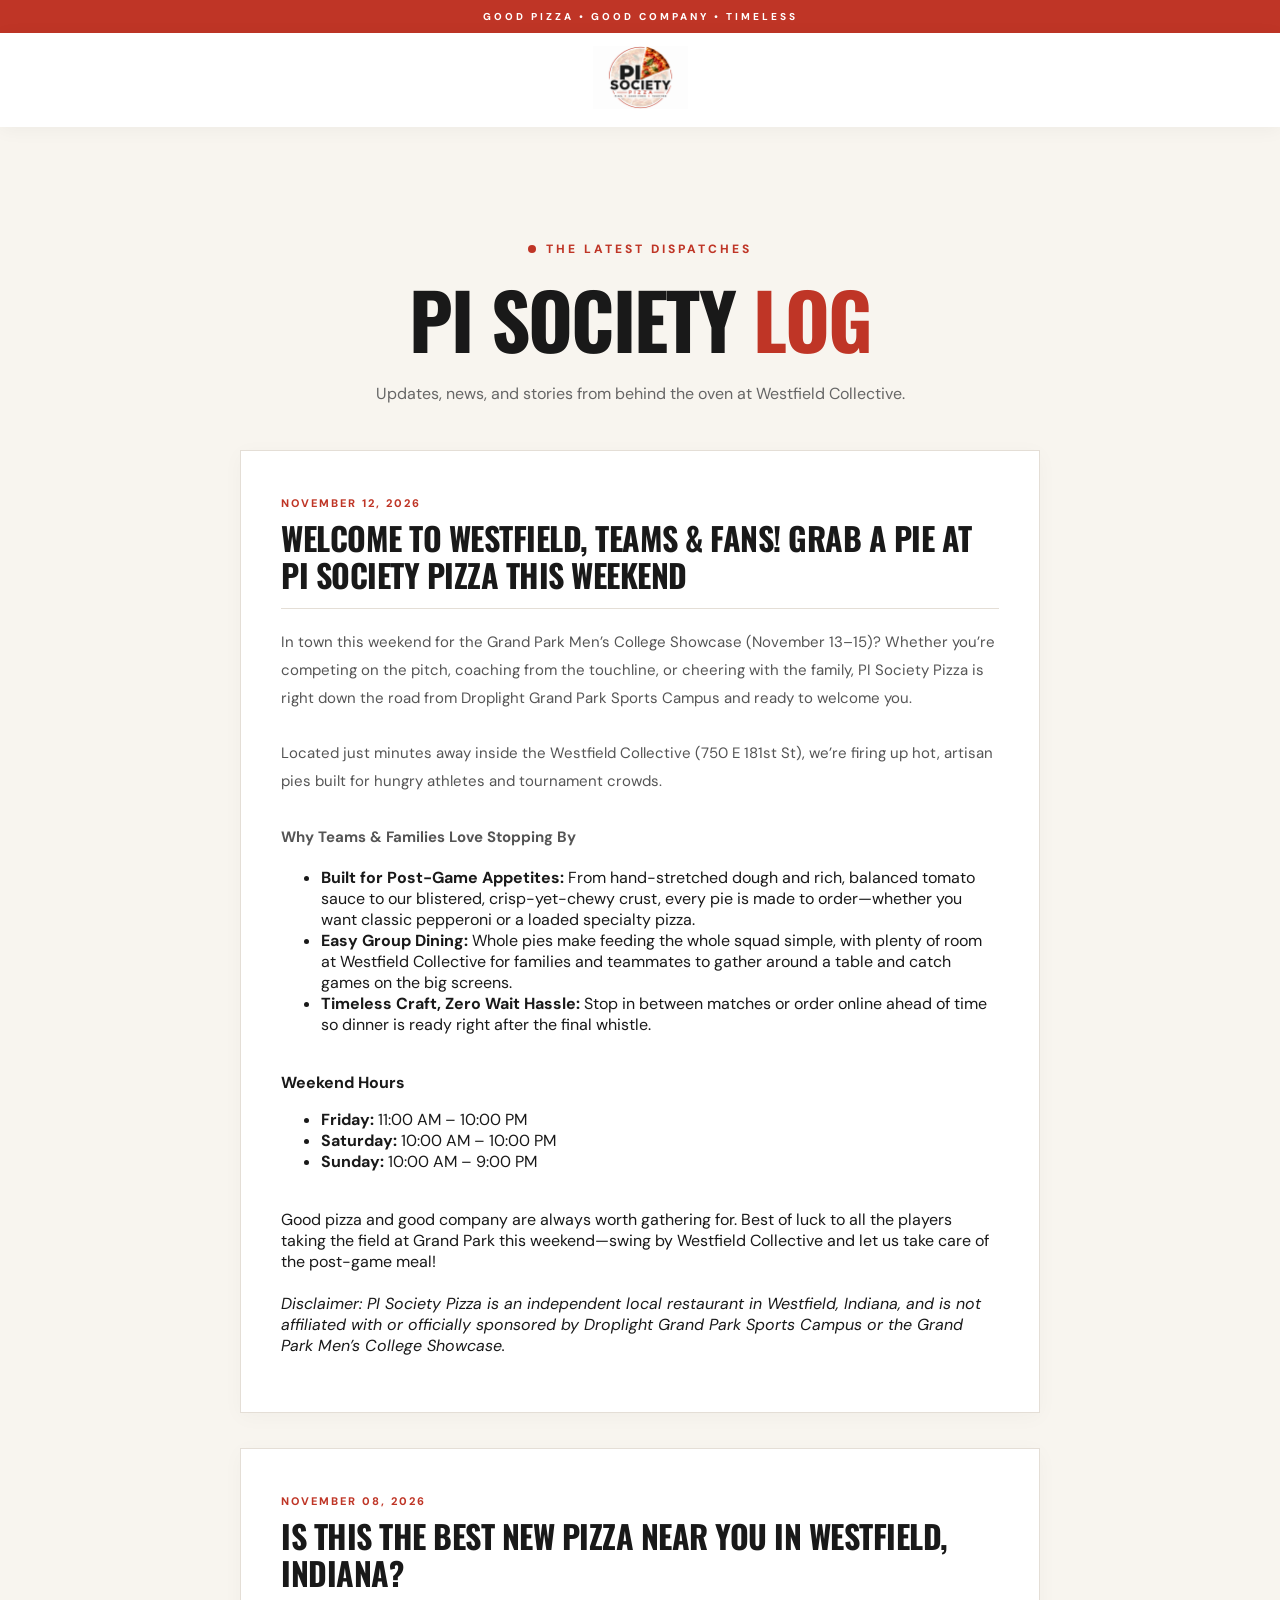
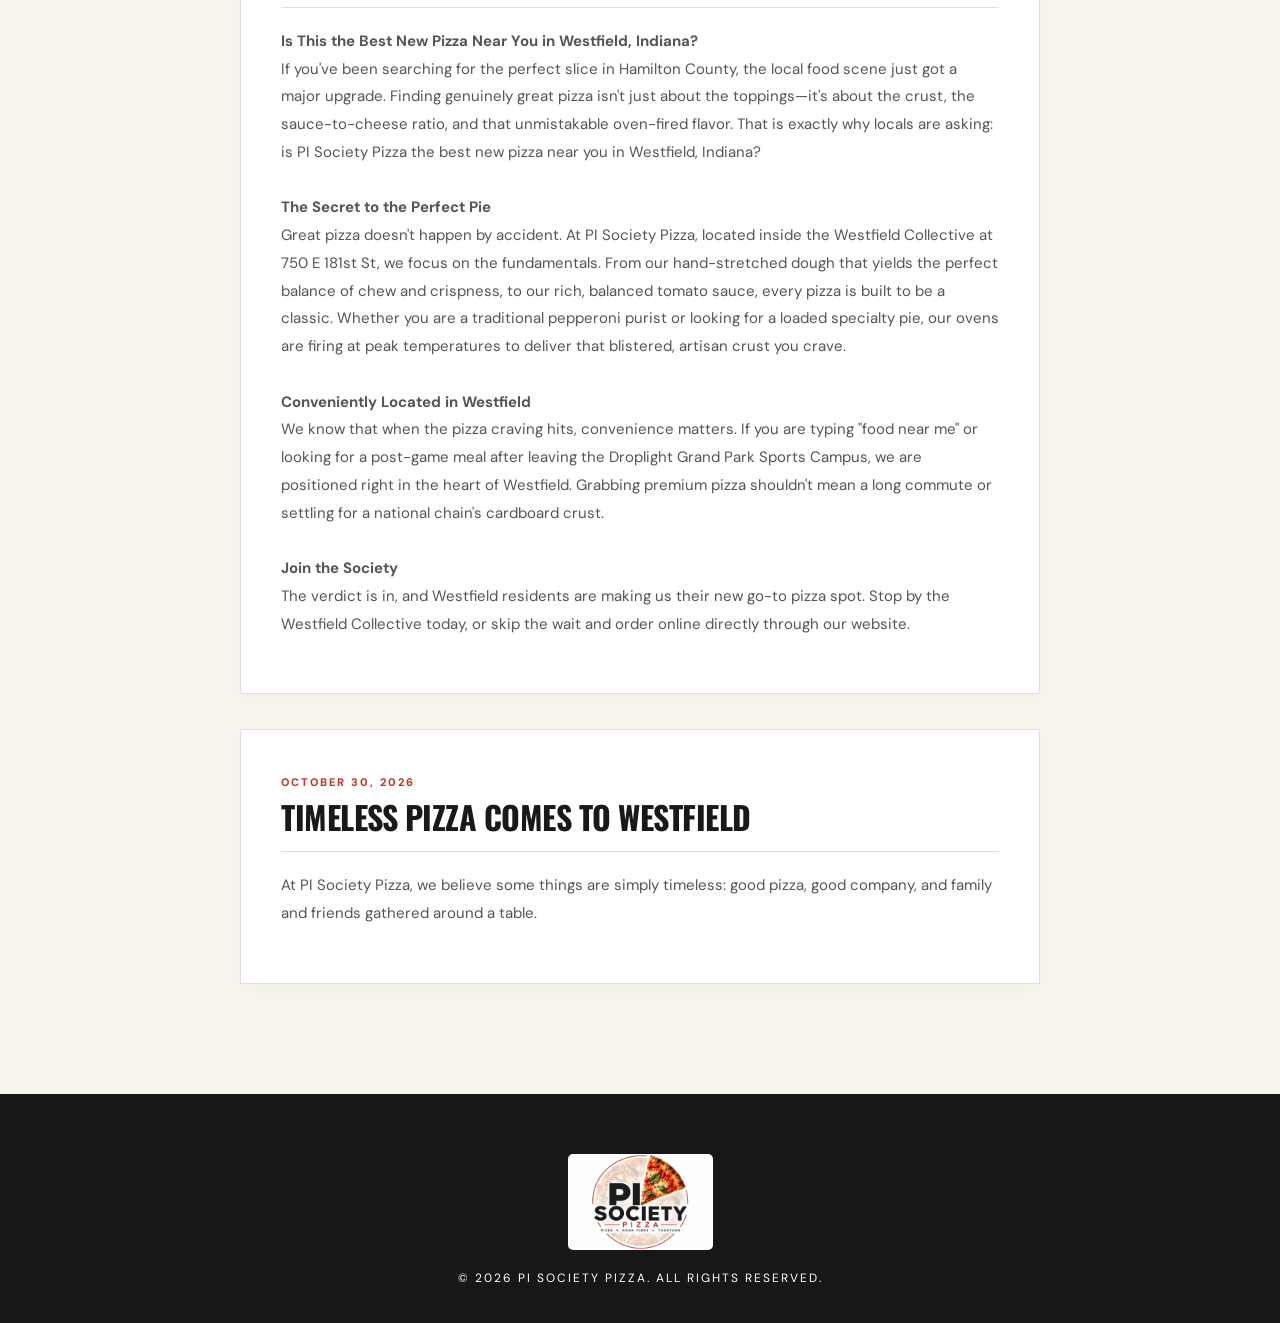
<file: blog/index.html>
<!DOCTYPE html>
<html lang="en">
<head>
    <meta charset="UTF-8">
    <meta name="viewport" content="width=device-width, initial-scale=1.0">
    <title>PI Society Pizza - Dispatches</title>
    <!-- Relative path points up to the css folder in the root directory -->
    <link rel="stylesheet" href="../css/styles.css">
    <link rel="preconnect" href="https://fonts.googleapis.com">
    <link rel="preconnect" href="https://fonts.gstatic.com" crossorigin>
    <link href="https://fonts.googleapis.com/css2?family=DM+Sans:ital,opsz,wght@0,9..40,100..1000;1,9..40,100..1000&family=Oswald:wght@200..700&display=swap" rel="stylesheet">
    <link rel="icon" type="image/png" href="../images/favicon.png">
</head>
<body>

    <div class="topbar">GOOD PIZZA • GOOD COMPANY • TIMELESS</div>

    <header class="header" style="justify-content: center;">
        <a href="../index.html" class="brand">
            <img src="../images/pi_company_logo.png" alt="PI Society Pizza Logo">
        </a>
    </header>

    <section class="section">
        <div class="intro">
            <span class="section-kicker"><span class="dot"></span>THE LATEST DISPATCHES</span>
            <h2>PI SOCIETY <em>LOG</em></h2>
            <p>Updates, news, and stories from behind the oven at Westfield Collective.</p>
        </div>

        <div style="max-width: 800px; margin: 40px auto 0; display: flex; flex-direction: column; gap: 35px;">
            <!-- ================================================== -->
            <!-- 📋 NEW POST TEMPLATE: COPY THIS ENTIRE CARD 📋 -->
            <!-- ================================================== -->
            <article style="background: #fff; border: 1px solid var(--line); padding: 40px; box-shadow: 0 4px 20px rgba(0,0,0,0.03);">
                <div style="border-bottom: 1px solid var(--line); padding-bottom: 15px; margin-bottom: 20px;">
                    <span style="font-size: 11px; font-weight: 800; color: var(--red); letter-spacing: 2px; text-transform: uppercase;">November 12, 2026</span>
                    <h3 style="font-family: Oswald, sans-serif; font-size: 32px; text-transform: uppercase; margin: 8px 0 0; line-height: 1.15; letter-spacing: -0.5px;">
                        Welcome to Westfield, Teams &amp; Fans! Grab a Pie at PI Society Pizza This Weekend
                    </h3>
                </div>
                <div>
                    <p style="font-size: 15px; color: #555; line-height: 1.85; margin: 0 0 15px;">
                        In town this weekend for the Grand Park Men’s College Showcase (November 13–15)? Whether you’re competing on the pitch, coaching from the touchline, or cheering with the family, PI Society Pizza is right down the road from Droplight Grand Park Sports Campus and ready to welcome you.<br><br>

                        Located just minutes away inside the Westfield Collective (750 E 181st St), we’re firing up hot, artisan pies built for hungry athletes and tournament crowds.<br><br>

                        <b>Why Teams &amp; Families Love Stopping By</b><br>
                        <ul>
                            <li><b>Built for Post-Game Appetites:</b> From hand-stretched dough and rich, balanced tomato sauce to our blistered, crisp-yet-chewy crust, every pie is made to order—whether you want classic pepperoni or a loaded specialty pizza.<br></li>
                            <li> <b>Easy Group Dining:</b> Whole pies make feeding the whole squad simple, with plenty of room at Westfield Collective for families and teammates to gather around a table and catch games on the big screens.<br></li>
                            <li> <b>Timeless Craft, Zero Wait Hassle:</b> Stop in between matches or order online ahead of time so dinner is ready right after the final whistle.<br><br></li>
                        </ul>
                        
                        <b>Weekend Hours</b><br>
                        <ul>   
                            <li> <b>Friday:</b> 11:00 AM – 10:00 PM<br></li>
                            <li> <b>Saturday:</b> 10:00 AM – 10:00 PM<br></li>
                            <li> <b>Sunday:</b> 10:00 AM – 9:00 PM<br><br></li>
                        </ul>

                        Good pizza and good company are always worth gathering for. Best of luck to all the players taking the field at Grand Park this weekend—swing by Westfield Collective and let us take care of the post-game meal!<br><br>

                        <i>Disclaimer: PI Society Pizza is an independent local restaurant in Westfield, Indiana, and is not affiliated with or officially sponsored by Droplight Grand Park Sports Campus or the Grand Park Men’s College Showcase.</i>
                    </p>
                </div>
            </article>
            <!-- ================================================== -->
            <!-- 📋 END OF TEMPLATE 📋 -->
            <!-- ================================================== -->

            <!-- ================================================== -->
            <!-- 📋 NEW POST TEMPLATE: COPY THIS ENTIRE CARD 📋 -->
            <!-- ================================================== -->
            <article style="background: #fff; border: 1px solid var(--line); padding: 40px; box-shadow: 0 4px 20px rgba(0,0,0,0.03);">
                <div style="border-bottom: 1px solid var(--line); padding-bottom: 15px; margin-bottom: 20px;">
                    <span style="font-size: 11px; font-weight: 800; color: var(--red); letter-spacing: 2px; text-transform: uppercase;">November 08, 2026</span>
                    <h3 style="font-family: Oswald, sans-serif; font-size: 32px; text-transform: uppercase; margin: 8px 0 0; line-height: 1.15; letter-spacing: -0.5px;">
                        Is This the Best New Pizza Near You in Westfield, Indiana?
                    </h3>
                </div>
                <div>
                    <p style="font-size: 15px; color: #555; line-height: 1.85; margin: 0 0 15px;">
                        <b>Is This the Best New Pizza Near You in Westfield, Indiana?</b><br>
                        If you've been searching for the perfect slice in Hamilton County, the local food scene just got a major upgrade. Finding genuinely great pizza isn't just about the toppings—it's about the crust, the sauce-to-cheese ratio, and that unmistakable oven-fired flavor. That is exactly why locals are asking: is PI Society Pizza the best new pizza near you in Westfield, Indiana?<br><br>

                        <b>The Secret to the Perfect Pie</b><br>
                        Great pizza doesn't happen by accident. At PI Society Pizza, located inside the Westfield Collective at 750 E 181st St, we focus on the fundamentals. From our hand-stretched dough that yields the perfect balance of chew and crispness, to our rich, balanced tomato sauce, every pizza is built to be a classic. Whether you are a traditional pepperoni purist or looking for a loaded specialty pie, our ovens are firing at peak temperatures to deliver that blistered, artisan crust you crave.<br><br>

                        <b>Conveniently Located in Westfield</b><br>
                        We know that when the pizza craving hits, convenience matters. If you are typing "food near me" or looking for a post-game meal after leaving the Droplight Grand Park Sports Campus, we are positioned right in the heart of Westfield. Grabbing premium pizza shouldn't mean a long commute or settling for a national chain's cardboard crust.<br><br>

                        <b>Join the Society</b><br>
                        The verdict is in, and Westfield residents are making us their new go-to pizza spot. Stop by the Westfield Collective today, or skip the wait and order online directly through our website.
                    </p>
                </div>
            </article>
            <!-- ================================================== -->
            <!-- 📋 END OF TEMPLATE 📋 -->
            <!-- ================================================== -->

            <!-- ================================================== -->
            <!-- 📋 NEW POST TEMPLATE: COPY THIS ENTIRE CARD 📋 -->
            <!-- ================================================== -->
            <article style="background: #fff; border: 1px solid var(--line); padding: 40px; box-shadow: 0 4px 20px rgba(0,0,0,0.03);">
                <div style="border-bottom: 1px solid var(--line); padding-bottom: 15px; margin-bottom: 20px;">
                    <span style="font-size: 11px; font-weight: 800; color: var(--red); letter-spacing: 2px; text-transform: uppercase;">October 30, 2026</span>
                    <h3 style="font-family: Oswald, sans-serif; font-size: 32px; text-transform: uppercase; margin: 8px 0 0; line-height: 1.15; letter-spacing: -0.5px;">
                        Timeless Pizza Comes to Westfield
                    </h3>
                </div>
                <div>
                    <p style="font-size: 15px; color: #555; line-height: 1.85; margin: 0 0 15px;">
                        At PI Society Pizza, we believe some things are simply timeless: good pizza, good company, and family and friends gathered around a table.
                    </p>
                </div>
            </article>
        </div>
    </section>

    <footer>
        <div class="footer-top" style="justify-content: center; text-align: center;">
            <div>
                <img src="../images/pi_company_logo.png" alt="PI Society Pizza Logo">
                <p style="margin-top: 15px;">© 2026 PI SOCIETY PIZZA. ALL RIGHTS RESERVED.</p>
            </div>
        </div>
    </footer>

</body>
</html>
</file>
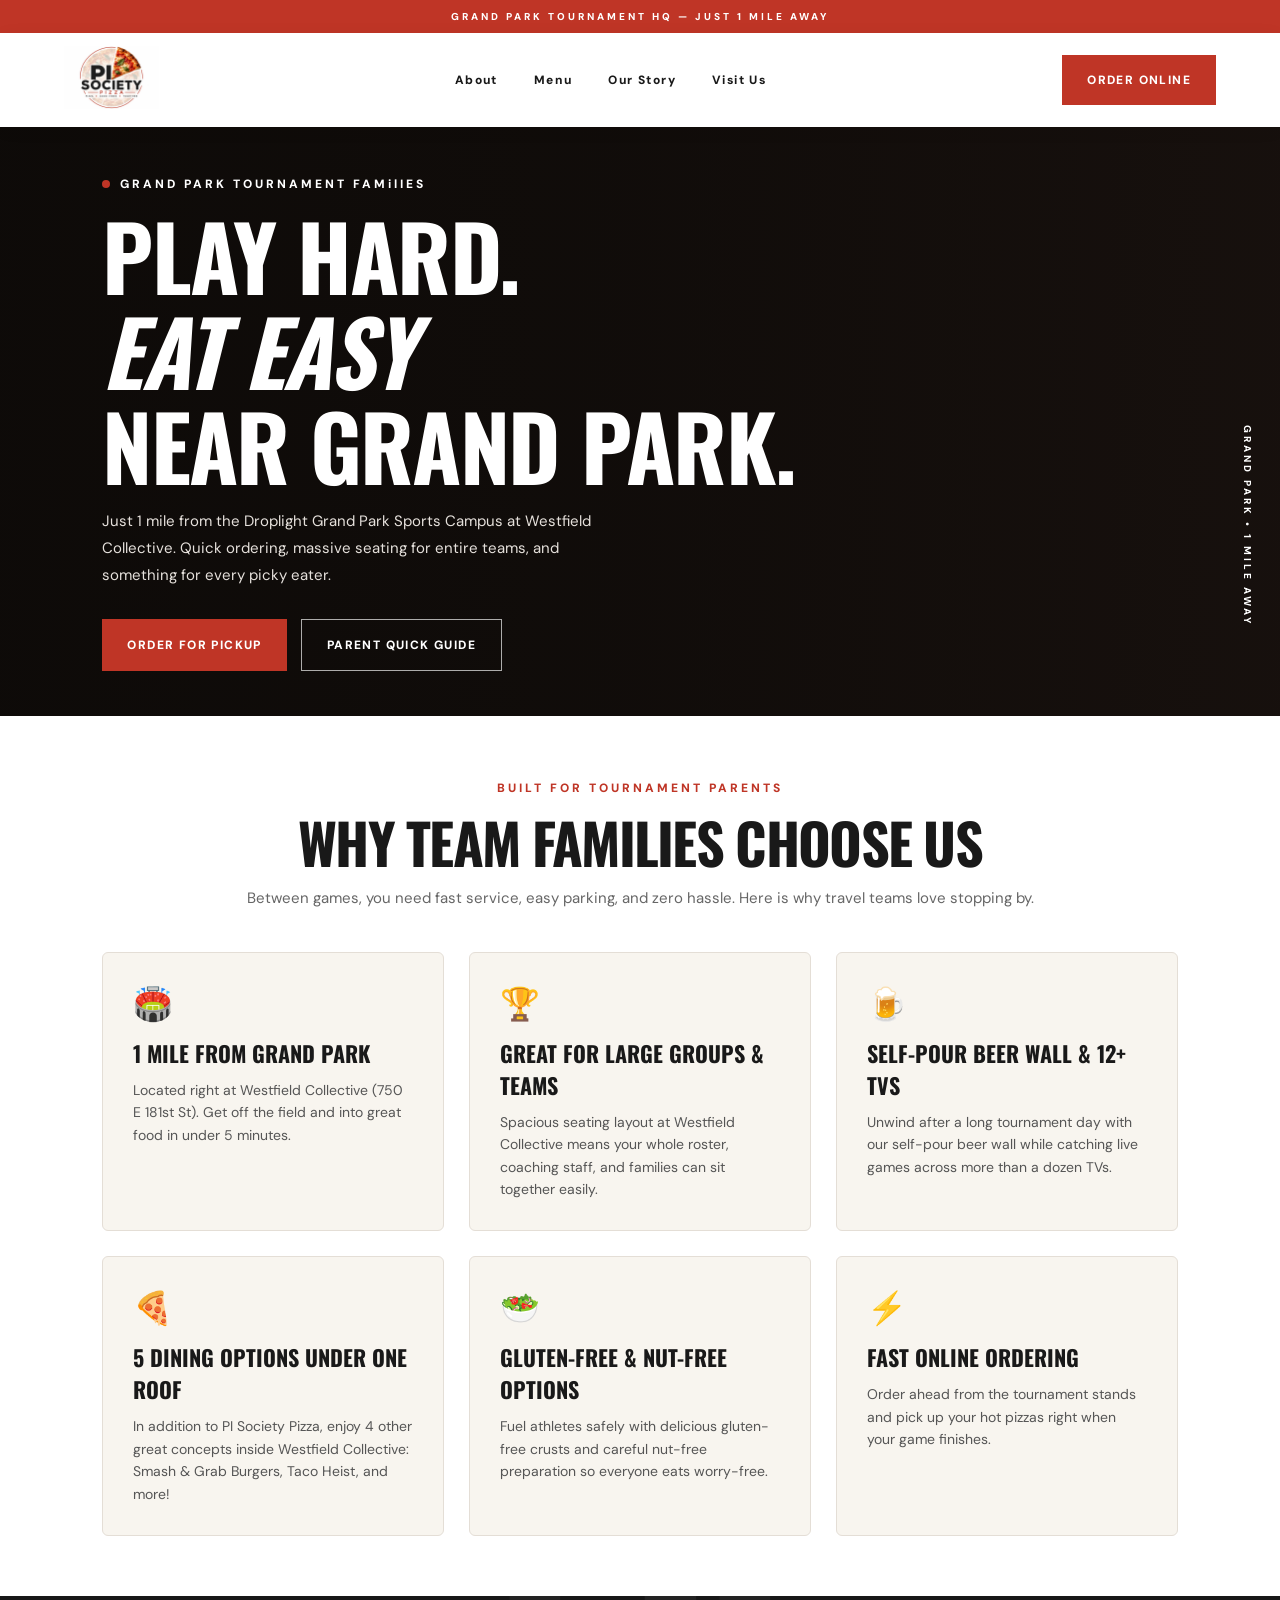
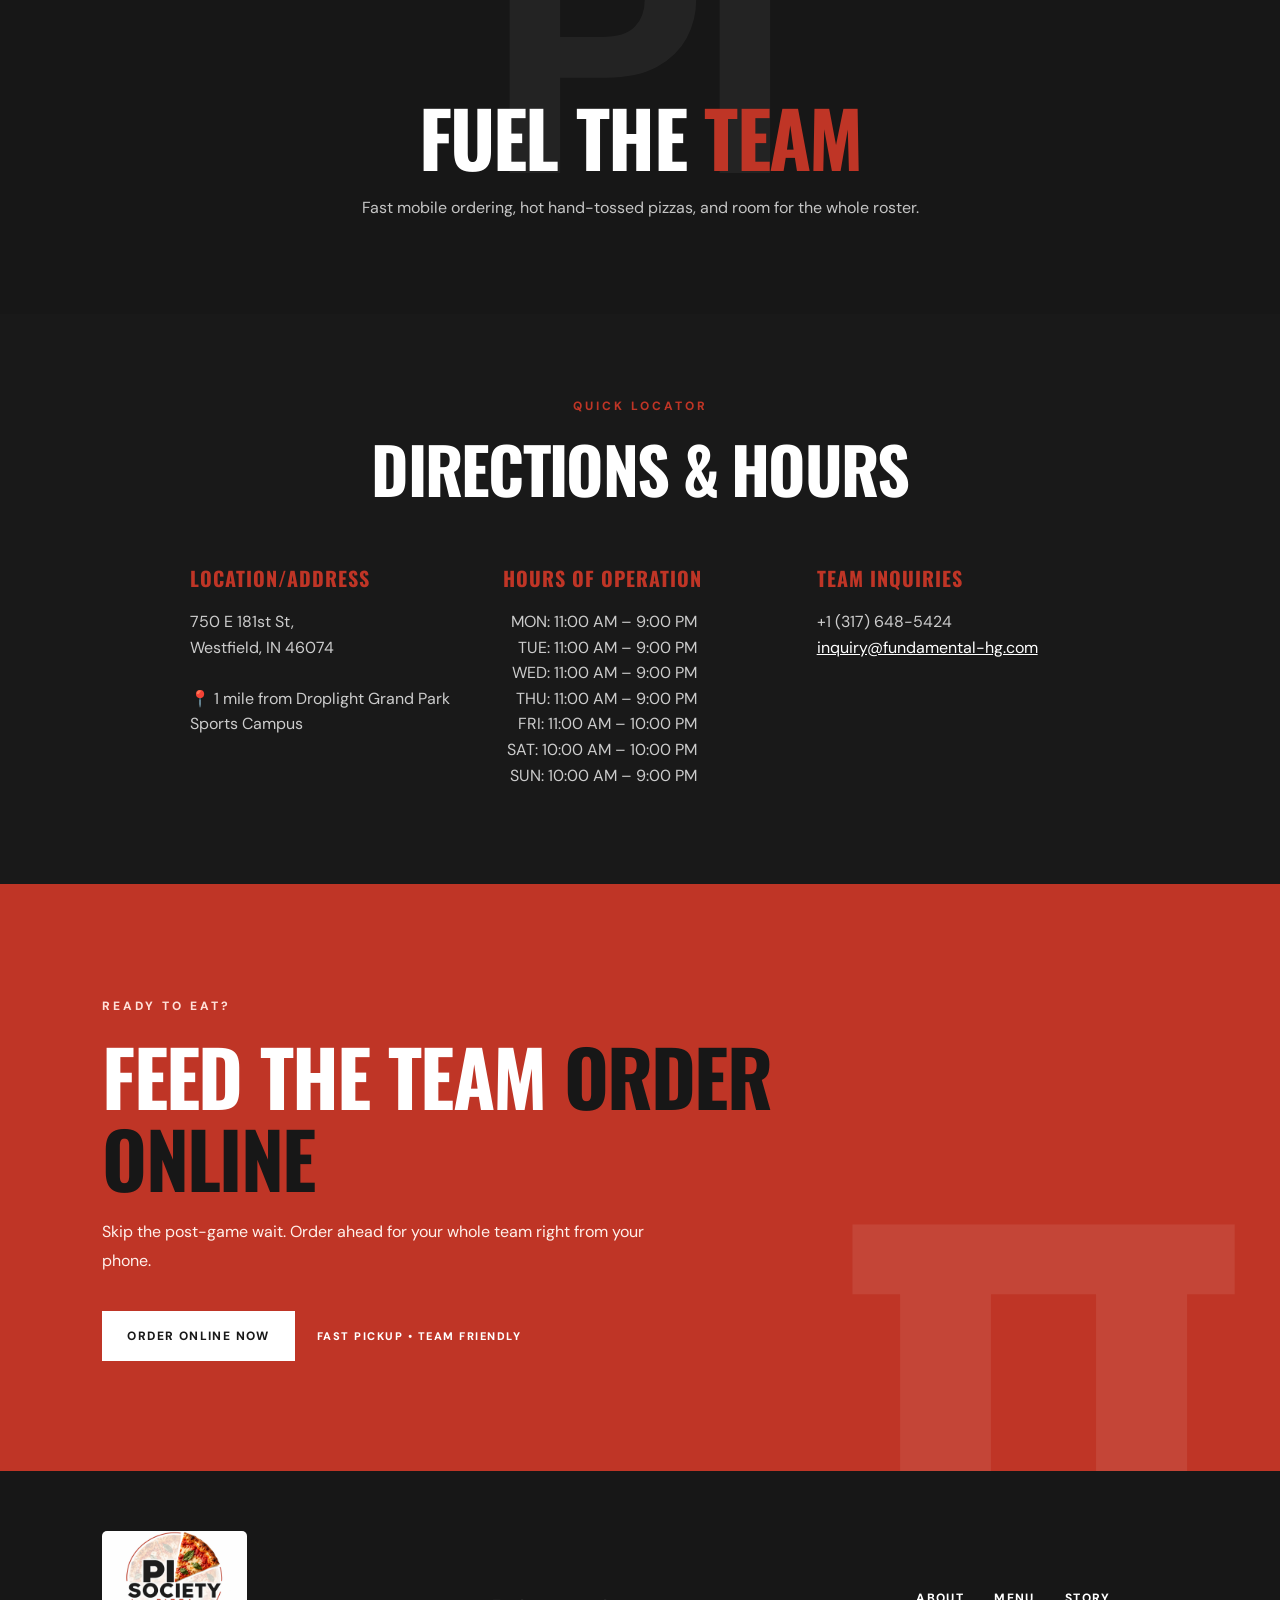
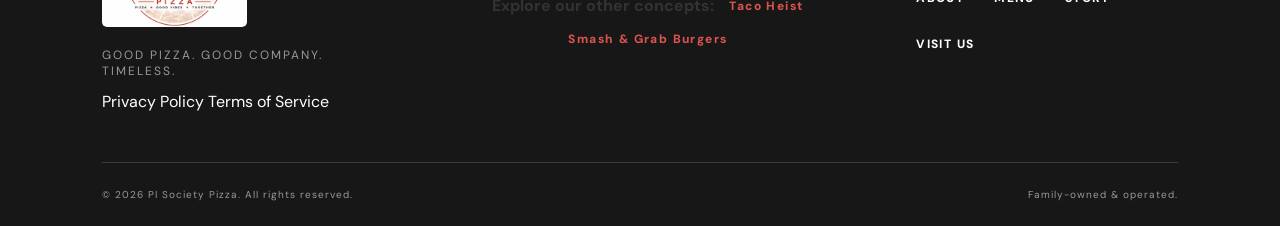
<file: grand-park.html>
<!doctype html>
<html lang="en">
<head>
    <meta charset="utf-8">
    <meta name="viewport" content="width=device-width, initial-scale=1">
    <meta name="theme-color" content="#bb3224">
    <meta name="description" content="Visiting Grand Park for a youth sports tournament? PI Society Pizza is just 1 mile away at Westfield Collective. Perfect for large teams, featuring a self-pour beer wall, 12+ TVs, and gluten-free & nut-free options.">
    <title>Grand Park Tournament Teams & Families | PI Society Pizza</title>
    <link rel="preconnect" href="https://fonts.googleapis.com">
    <link rel="preconnect" href="https://fonts.gstatic.com" crossorigin>
    <link href="https://fonts.googleapis.com/css2?family=DM+Sans:wght@400;500;600;700;800&family=Oswald:wght@400;500;600;700&display=swap" rel="stylesheet">
    <link rel="stylesheet" href="css/styles.css">
    <link rel="icon" type="image/png" href="images/favicon.png">
    <meta property="og:site_name" content="PI Society Pizza, Good Pizza. Good Company. Timeless.">
    <script type="application/ld+json">
        {
        "@context": "https://schema.org",
        "@type": "WebSite",
        "name": "PI Society Pizza",
        "alternateName": "Pi Society Pizza: Grand Park Tournament Dining",        
        "url": "https://pisocietypizza.com/grand-park.html"
        }
    </script>
</head>
<script async src="https://www.googletagmanager.com/gtm.js?id=GTM-TGFSW2G2"></script>
<script>
  window.dataLayer = window.dataLayer || [];
  function gtag(){dataLayer.push(arguments);}
  gtag('js', new Date());
</script>
<body>
    <div class="topbar">GRAND PARK TOURNAMENT HQ — JUST 1 MILE AWAY</div>
    
    <header class="header">
        <a class="brand" href="index.html" aria-label="PI Society Pizza home">
            <img src="images/pi_company_logo.webp" alt="PI Society Pizza Logo">
        </a>
        <nav aria-label="Main Navigation">
            <a href="index.html#intro">About</a>
            <a href="index.html#menu">Menu</a>
            <a href="index.html#story">Our Story</a>
            <a href="index.html#visit">Visit Us</a>
        </nav>
        <div class="header-right-actions">
            <a href="https://order.toasttab.com/online/pi-society-wfc" target="_blank" rel="noopener" class="btn btn-red header-order-btn order-popup-trigger">ORDER ONLINE</a>
            <button class="navtoggle" aria-label="Toggle Navigation">☰</button>
        </div>
    </header>

    <main id="home">
        <!-- Parent-Friendly Mobile Scannable Hero -->
        <section class="hero" style="min-height: 520px;">
            <div class="hero-photo" role="img" aria-label="Families enjoying pizza at Westfield Collective" fetchpriority="high"></div>
            <div class="hero-shade"></div>
            <div class="hero-content" style="padding: 45px 0;">
                <span class="eyebrow"><span class="dot"></span>GRAND PARK TOURNAMENT FAMilIES</span>
                <h1 style="font-size: clamp(42px, 7vw, 90px); margin: 15px 0;">PLAY HARD.<br><em>EAT EASY</em><br>NEAR GRAND PARK.</h1>
                <p style="font-size: 15px; margin-bottom: 20px;">Just 1 mile from the Droplight Grand Park Sports Campus at Westfield Collective. Quick ordering, massive seating for entire teams, and something for every picky eater.</p>
                <div class="hero-actions">
                    <a href="https://order.toasttab.com/online/pi-society-wfc" target="_blank" rel="noopener" class="btn btn-red order-popup-trigger">ORDER FOR PICKUP</a>
                    <a href="#quick-facts" class="btn btn-outline">PARENT QUICK GUIDE</a>
                </div>
            </div>
            <div class="hero-vertical">GRAND PARK • 1 MILE AWAY</div>
        </section>

        <!-- Quick Glance Highlights for Fast Mobile Eye-Parsing -->
        <section id="quick-facts" class="section" style="background: #fff; padding: 60px 8%;">
            <div style="text-align: center; max-width: 800px; margin: 0 auto 40px;">
                <span class="section-kicker">BUILT FOR TOURNAMENT PARENTS</span>
                <h2 style="font-size: clamp(36px, 5vw, 56px); margin: 15px 0;">WHY TEAM FAMILIES CHOOSE US</h2>
                <p style="color: #666; font-size: 15px; line-height: 1.7;">Between games, you need fast service, easy parking, and zero hassle. Here is why travel teams love stopping by.</p>
            </div>

            <div style="display: grid; grid-template-columns: repeat(auto-fit, minmax(260px, 1fr)); gap: 25px; max-width: 1100px; margin: 0 auto;">
                
                <!-- Card 1 -->
                <div style="background: var(--cream); border: 1px solid var(--line); padding: 30px; border-radius: 6px;">
                    <span style="font-size: 32px; display: block; margin-bottom: 12px;">🏟️</span>
                    <h3 style="font-family: Oswald, sans-serif; font-size: 22px; text-transform: uppercase; margin: 0 0 10px 0;">1 Mile from Grand Park</h3>
                    <p style="color: #555; font-size: 14px; line-height: 1.6; margin: 0;">Located right at Westfield Collective (750 E 181st St). Get off the field and into great food in under 5 minutes.</p>
                </div>

                <!-- Card 2 -->
                <div style="background: var(--cream); border: 1px solid var(--line); padding: 30px; border-radius: 6px;">
                    <span style="font-size: 32px; display: block; margin-bottom: 12px;">🏆</span>
                    <h3 style="font-family: Oswald, sans-serif; font-size: 22px; text-transform: uppercase; margin: 0 0 10px 0;">Great for Large Groups & Teams</h3>
                    <p style="color: #555; font-size: 14px; line-height: 1.6; margin: 0;">Spacious seating layout at Westfield Collective means your whole roster, coaching staff, and families can sit together easily.</p>
                </div>

                <!-- Card 3 -->
                <div style="background: var(--cream); border: 1px solid var(--line); padding: 30px; border-radius: 6px;">
                    <span style="font-size: 32px; display: block; margin-bottom: 12px;">🍺</span>
                    <h3 style="font-family: Oswald, sans-serif; font-size: 22px; text-transform: uppercase; margin: 0 0 10px 0;">Self-Pour Beer Wall & 12+ TVs</h3>
                    <p style="color: #555; font-size: 14px; line-height: 1.6; margin: 0;">Unwind after a long tournament day with our self-pour beer wall while catching live games across more than a dozen TVs.</p>
                </div>

                <!-- Card 4 -->
                <div style="background: var(--cream); border: 1px solid var(--line); padding: 30px; border-radius: 6px;">
                    <span style="font-size: 32px; display: block; margin-bottom: 12px;">🍕</span>
                    <h3 style="font-family: Oswald, sans-serif; font-size: 22px; text-transform: uppercase; margin: 0 0 10px 0;">5 Dining Options Under One Roof</h3>
                    <p style="color: #555; font-size: 14px; line-height: 1.6; margin: 0;">In addition to PI Society Pizza, enjoy 4 other great concepts inside Westfield Collective: Smash & Grab Burgers, Taco Heist, and more!</p>
                </div>

                <!-- Card 5 -->
                <div style="background: var(--cream); border: 1px solid var(--line); padding: 30px; border-radius: 6px;">
                    <span style="font-size: 32px; display: block; margin-bottom: 12px;">🥗</span>
                    <h3 style="font-family: Oswald, sans-serif; font-size: 22px; text-transform: uppercase; margin: 0 0 10px 0;">Gluten-Free & Nut-Free Options</h3>
                    <p style="color: #555; font-size: 14px; line-height: 1.6; margin: 0;">Fuel athletes safely with delicious gluten-free crusts and careful nut-free preparation so everyone eats worry-free.</p>
                </div>

                <!-- Card 6 -->
                <div style="background: var(--cream); border: 1px solid var(--line); padding: 30px; border-radius: 6px;">
                    <span style="font-size: 32px; display: block; margin-bottom: 12px;">⚡</span>
                    <h3 style="font-family: Oswald, sans-serif; font-size: 22px; text-transform: uppercase; margin: 0 0 10px 0;">Fast Online Ordering</h3>
                    <p style="color: #555; font-size: 14px; line-height: 1.6; margin: 0;">Order ahead from the tournament stands and pick up your hot pizzas right when your game finishes.</p>
                </div>

            </div>
        </section>

        <!-- Statement Section -->
        <section class="statement">
            <span>PI</span>
            <h2>FUEL THE <em>TEAM</em></h2>
            <p>Fast mobile ordering, hot hand-tossed pizzas, and room for the whole roster.</p>
        </section>

        <!-- Visit & Logistics Section optimized for quick parent lookup -->
        <section id="visit" class="section visit-us" style="background: var(--black); color: white; text-align: center; padding: 80px 8%;">
            <span class="section-kicker" style="color: var(--red);">QUICK LOCATOR</span>
            <h2 style="font-family: Oswald, sans-serif; font-size: clamp(36px, 5vw, 64px); margin: 20px 0;">DIRECTIONS & HOURS</h2>
            <div style="display: grid; grid-template-columns: repeat(auto-fit, minmax(250px, 1fr)); gap: 40px; margin-top: 40px; text-align: left; max-width: 900px; margin-left: auto; margin-right: auto;">
                <div>
                    <h3 style="color: var(--red); font-family: Oswald, sans-serif; font-size: 20px; letter-spacing: 1px; margin-bottom: 10px;">LOCATION/ADDRESS</h3>
                    <p style="color: #ccc; line-height: 1.6;">750 E 181st St,<br>Westfield, IN 46074<br><br>📍 1 mile from Droplight Grand Park Sports Campus</p>
                </div>
                <div>
                    <h3 style="color: var(--red); font-family: Oswald, sans-serif; font-size: 20px; letter-spacing: 1px; margin-bottom: 10px;">HOURS OF OPERATION</h3>
                    <p style="color: #ccc; line-height: 1.6; text-align: right; margin-right:2em; padding-right: 3em;">MON: 11:00 AM – 9:00 PM<br>TUE: 11:00 AM – 9:00 PM<br>WED: 11:00 AM – 9:00 PM<br>THU: 11:00 AM – 9:00 PM<br>FRI: 11:00 AM – 10:00 PM<br>SAT: 10:00 AM – 10:00 PM<br>SUN: 10:00 AM – 9:00 PM</p>
                </div>
                <div>
                    <h3 style="color: var(--red); font-family: Oswald, sans-serif; font-size: 20px; letter-spacing: 1px; margin-bottom: 10px;">TEAM INQUIRIES</h3>
                    <p style="color: #ccc; line-height: 1.6;">+1 (317) 648-5424<br><a href="mailto:inquiry@fundamental-hg.com" style="color: #fff; text-decoration: underline;">inquiry@fundamental-hg.com</a></p>
                </div>
            </div>
        </section>

        <!-- Order Call to Action -->
        <section class="section order">
            <div class="order-inner">
                <span class="section-kicker">READY TO EAT?</span>
                <h2>FEED THE TEAM <em>ORDER ONLINE</em></h2>
                <p>Skip the post-game wait. Order ahead for your whole team right from your phone.</p>
                <div class="order-actions">
                    <a href="https://order.toasttab.com/online/pi-society-wfc" target="_blank" rel="noopener" class="btn btn-light order-popup-trigger">ORDER ONLINE NOW</a>
                    <span>FAST PICKUP • TEAM FRIENDLY</span>
                </div>
            </div>
            <div class="order-pi" aria-hidden="true">π</div>
        </section>
    </main>

    <footer>
        <div class="footer-top">
            <div>
                <img src="images/pi_company_logo.webp" alt="PI Society Pizza Logo">
                <p style="margin-top: 15px; color: #999;">GOOD PIZZA. GOOD COMPANY. TIMELESS.</p>
                <div class="legal-links">
                    <a href="/privacy.html">Privacy Policy</a>
                    <a href="/terms.html">Terms of Service</a>
                </div>
            </div>
            <div class="footer-links">
                <div class="sibling-concepts">
                <span class="concepts-label">Explore our other concepts:</span>
                 <a href="https://www.taco-heist.com" target="_blank" class="concept-link">Taco Heist</a>
                 <a href="https://www.smashngrab-burgers.com" target="_blank" class="concept-link">Smash & Grab Burgers</a>
                </div>
            </div>
            <div class="footer-links">
                <a href="index.html#intro">ABOUT</a>
                <a href="index.html#menu">MENU</a>
                <a href="index.html#story">STORY</a>
                <a href="index.html#visit">VISIT US</a>
            </div>
        </div>
        <div class="footer-bottom">
            <span>&copy; 2026 PI Society Pizza. All rights reserved.</span>
            <span>Family-owned & operated.</span>
        </div>
    </footer>

  <!-- External Redirect Popup Modal -->
  <div class="modal-overlay" id="orderModal" style="display: none;">
    <div class="modal-box">
      <h3 style="color: var(--black); font-family: Oswald, sans-serif; font-size: 24px; margin-bottom: 15px;">REDIRECTING TO ORDER</h3>
      <p style="color: var(--grey); margin-bottom: 30px;">You are now being redirected to our secure online ordering partner website.</p>
      <div class="modal-actions" style="display: flex; justify-content: center; gap: 15px;">
        <button class="btn btn-red" id="proceedBtn">CONTINUE</button>
        <button class="btn btn-outline" id="cancelBtn" style="color: var(--black); border-color: var(--black);">CANCEL</button>
      </div>
    </div>
  </div>

    <script defer src="js/main.js"></script>
</body>
</html>
</file>
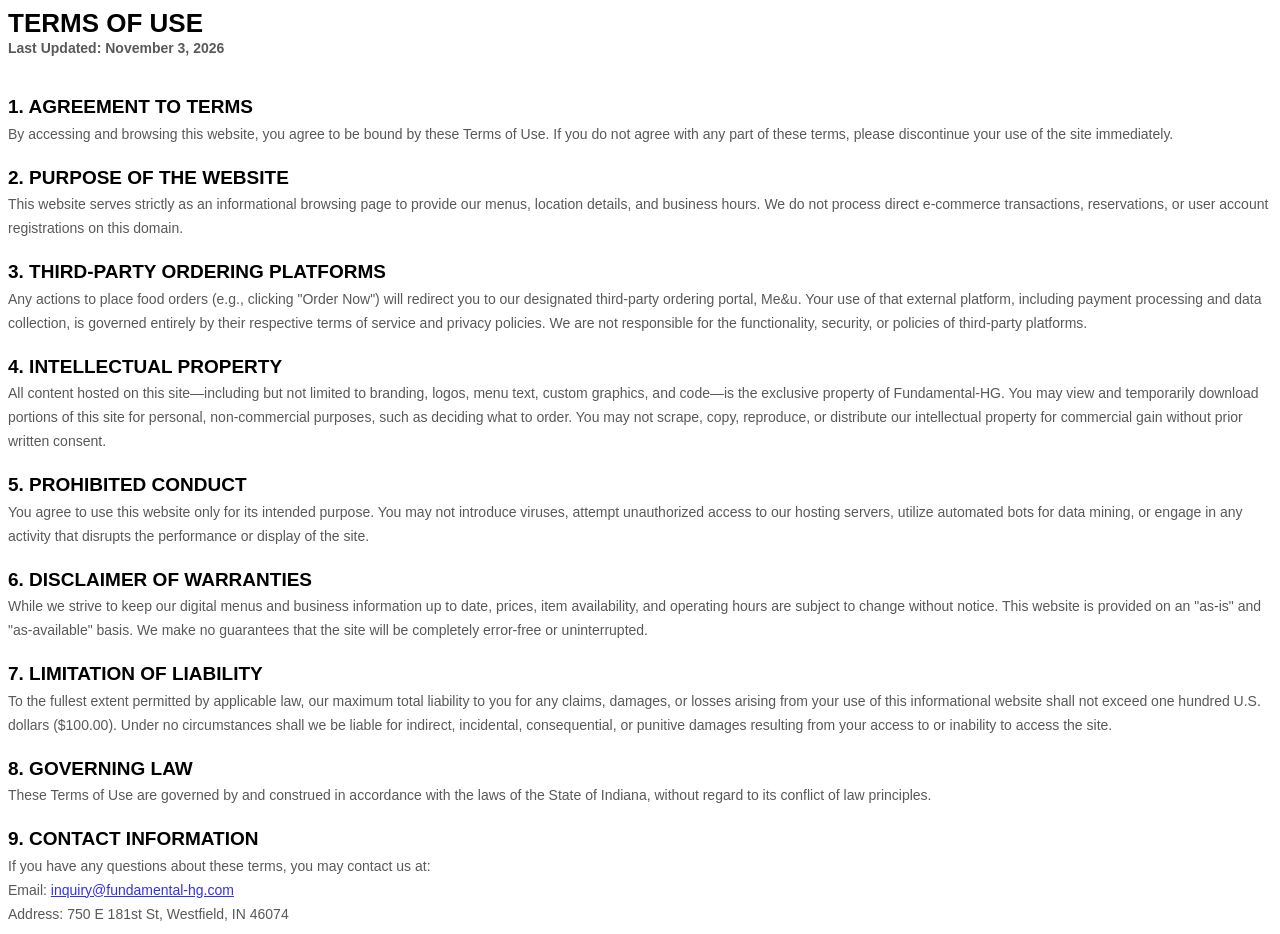
<file: terms.html>
<!DOCTYPE html>
<html lang="en">
<head>
<meta charset="UTF-8">
<title>Terms of Use</title>
<style>
[data-custom-class='body'], [data-custom-class='body'] * {
          background: transparent !important;
        }
[data-custom-class='title'], [data-custom-class='title'] * {
          font-family: Arial !important;
font-size: 26px !important;
color: #000000 !important;
        }
[data-custom-class='subtitle'], [data-custom-class='subtitle'] * {
          font-family: Arial !important;
color: #595959 !important;
font-size: 14px !important;
        }
[data-custom-class='heading_1'], [data-custom-class='heading_1'] * {
          font-family: Arial !important;
font-size: 19px !important;
color: #000000 !important;
        }
[data-custom-class='heading_2'], [data-custom-class='heading_2'] * {
          font-family: Arial !important;
font-size: 17px !important;
color: #000000 !important;
        }
[data-custom-class='body_text'], [data-custom-class='body_text'] * {
          color: #595959 !important;
font-size: 14px !important;
font-family: Arial !important;
        }
[data-custom-class='link'], [data-custom-class='link'] * {
          color: #3030F1 !important;
font-size: 14px !important;
font-family: Arial !important;
word-break: break-word !important;
        }
</style>
</head>
<body>
<div data-custom-class="body">
    <div><strong><span data-custom-class="title">TERMS OF USE</span></strong></div>
    <div><strong><span data-custom-class="subtitle">Last Updated: November 3, 2026</span></strong></div>
    <br><br>

    <div style="line-height: 1.5;"><strong><span data-custom-class="heading_1">1. AGREEMENT TO TERMS</span></strong></div>
    <div style="line-height: 1.5;"><span data-custom-class="body_text">By accessing and browsing this website, you agree to be bound by these Terms of Use. If you do not agree with any part of these terms, please discontinue your use of the site immediately.</span></div>
    <br>

    <div style="line-height: 1.5;"><strong><span data-custom-class="heading_1">2. PURPOSE OF THE WEBSITE</span></strong></div>
    <div style="line-height: 1.5;"><span data-custom-class="body_text">This website serves strictly as an informational browsing page to provide our menus, location details, and business hours. We do not process direct e-commerce transactions, reservations, or user account registrations on this domain.</span></div>
    <br>

    <div style="line-height: 1.5;"><strong><span data-custom-class="heading_1">3. THIRD-PARTY ORDERING PLATFORMS</span></strong></div>
    <div style="line-height: 1.5;"><span data-custom-class="body_text">Any actions to place food orders (e.g., clicking "Order Now") will redirect you to our designated third-party ordering portal, Me&amp;u. Your use of that external platform, including payment processing and data collection, is governed entirely by their respective terms of service and privacy policies. We are not responsible for the functionality, security, or policies of third-party platforms.</span></div>
    <br>

    <div style="line-height: 1.5;"><strong><span data-custom-class="heading_1">4. INTELLECTUAL PROPERTY</span></strong></div>
    <div style="line-height: 1.5;"><span data-custom-class="body_text">All content hosted on this site—including but not limited to branding, logos, menu text, custom graphics, and code—is the exclusive property of Fundamental-HG. You may view and temporarily download portions of this site for personal, non-commercial purposes, such as deciding what to order. You may not scrape, copy, reproduce, or distribute our intellectual property for commercial gain without prior written consent.</span></div>
    <br>

    <div style="line-height: 1.5;"><strong><span data-custom-class="heading_1">5. PROHIBITED CONDUCT</span></strong></div>
    <div style="line-height: 1.5;"><span data-custom-class="body_text">You agree to use this website only for its intended purpose. You may not introduce viruses, attempt unauthorized access to our hosting servers, utilize automated bots for data mining, or engage in any activity that disrupts the performance or display of the site.</span></div>
    <br>

    <div style="line-height: 1.5;"><strong><span data-custom-class="heading_1">6. DISCLAIMER OF WARRANTIES</span></strong></div>
    <div style="line-height: 1.5;"><span data-custom-class="body_text">While we strive to keep our digital menus and business information up to date, prices, item availability, and operating hours are subject to change without notice. This website is provided on an "as-is" and "as-available" basis. We make no guarantees that the site will be completely error-free or uninterrupted.</span></div>
    <br>

    <div style="line-height: 1.5;"><strong><span data-custom-class="heading_1">7. LIMITATION OF LIABILITY</span></strong></div>
    <div style="line-height: 1.5;"><span data-custom-class="body_text">To the fullest extent permitted by applicable law, our maximum total liability to you for any claims, damages, or losses arising from your use of this informational website shall not exceed one hundred U.S. dollars ($100.00). Under no circumstances shall we be liable for indirect, incidental, consequential, or punitive damages resulting from your access to or inability to access the site.</span></div>
    <br>

    <div style="line-height: 1.5;"><strong><span data-custom-class="heading_1">8. GOVERNING LAW</span></strong></div>
    <div style="line-height: 1.5;"><span data-custom-class="body_text">These Terms of Use are governed by and construed in accordance with the laws of the State of Indiana, without regard to its conflict of law principles.</span></div>
    <br>

    <div style="line-height: 1.5;"><strong><span data-custom-class="heading_1">9. CONTACT INFORMATION</span></strong></div>
    <div style="line-height: 1.5;"><span data-custom-class="body_text">If you have any questions about these terms, you may contact us at:</span><br>
    <span data-custom-class="body_text">Email: <a href="mailto:inquiry@fundamental-hg.com" data-custom-class="link">inquiry@fundamental-hg.com</a></span><br>
    <span data-custom-class="body_text">Address: 750 E 181st St, Westfield, IN 46074</span></div>
</div>
</body>
</html>
</file>
<file: css/styles.css>
:root {
    --red: #bf3526;
    --black: #191919;
    --cream: #f8f5ef;
    --muted: #777;
    --line: #e4ded6;
}

* { box-sizing: border-box; }

.visually-hidden {
    position: absolute;
    width: 1px;
    height: 1px;
    margin: -1px;
    padding: 0;
    overflow: hidden;
    clip: rect(0, 0, 0, 0);
    border: 0;
}

html { scroll-behavior: smooth; }
body { margin: 0; background: var(--cream); color: var(--black); font-family: 'DM Sans', sans-serif; }
a { color: inherit; text-decoration: none; }
button { font: inherit; }

.topbar { background: var(--red); color: #fff; text-align: center; padding: 10px; font-size: 10px; font-weight: 800; letter-spacing: 3px; }
.header { height: 94px; padding: 0 5%; display: flex; align-items: center; justify-content: space-between; background: #fff; position: sticky; top: 0; z-index: 20; box-shadow: 0 3px 18px #0000000b; }
.brand img { width: 95px; height: 80px; object-fit: contain; }
.header nav { display: flex; gap: 36px; }
.header nav a, .footer-links a { font-size: 12px; font-weight: 800; letter-spacing: 1.4px; }
.header nav a:hover, .footer-links a:hover { color: var(--red); }

.header-right-actions {
    display: flex;
    align-items: center;
    gap: 20px;
}

.header-order-btn {
    padding: 11px 20px;
    font-size: 11px;
}

.btn { display: inline-flex; align-items: center; justify-content: center; gap: 35px; padding: 17px 25px; font-size: 12px; font-weight: 800; letter-spacing: 1.4px; transition: transform .2s, background .2s; cursor: pointer; }
.btn:hover { transform: translateY(-3px); }
.btn-red { background: var(--red); color: white; }
.btn-outline { border: 1px solid #ffffffa8; color: white; }
.btn-light { background: white; color: var(--black); }

.navtoggle { display: none; }

.hero { min-height: 660px; position: relative; display: flex; align-items: center; overflow: hidden; background: #18110e; color: white; }
.hero-photo { position: absolute; inset: 0; background-image: url('https://images.unsplash.com/photo-1574071318508-1cdbab80d002?auto=format&fit=crop&w=1800&q=85'); background-size: cover; background-position: center 53%; }
.hero-shade { position: absolute; inset: 0; background: linear-gradient(90deg, rgba(13,10,8,.94), rgba(13,10,8,.7) 47%, rgba(13,10,8,.12)); }
.hero-content { position: relative; z-index: 1; margin-left: 8%; max-width: 800px; padding: 65px 0; }
.eyebrow, .section-kicker { font-size: 12px; font-weight: 800; letter-spacing: 3px; color: var(--red); }
.eyebrow { color: #fff; }
.dot { display: inline-block; width: 8px; height: 8px; background: var(--red); border-radius: 50%; margin-right: 10px; }

.hero .hero-title, .hero h1, h2 { font-family: Oswald, Impact, sans-serif; font-weight: 700; line-height: 1.06; letter-spacing: -1.7px; }
.hero .hero-title { font-size: clamp(64px, 8vw, 125px); margin: 25px 0; }
.hero .hero-title em, h2 em { color: var(--red); font-style: normal; }
.hero p { max-width: 515px; line-height: 1.8; color: #e6e1dc; font-size: 16px; }
.hero-actions { display: flex; gap: 14px; margin-top: 30px; }
.hero-vertical { position: absolute; right: 26px; bottom: 90px; writing-mode: vertical-rl; letter-spacing: 3px; font-size: 10px; font-weight: 800; }

.ticker { background: var(--red); color: #fff; overflow: hidden; padding: 20px 0; white-space: nowrap; font-family: Oswald, sans-serif; font-weight: 600; font-size: 19px; letter-spacing: 3px; width: 100%; }
.ticker div { display: flex; width: max-content; min-width: 200%; animation: marquee 45s linear infinite; }
.ticker span { margin: 0 34px; flex-shrink: 0; }
@keyframes marquee { to { transform: translateX(-50%); } }

.section { padding: 110px 8%; }
.intro { text-align: center; max-width: 1000px; margin: auto; }
.intro h2, .section-head h2, .story h2, .order h2, .statement h2 { font-size: clamp(48px, 6vw, 86px); margin: 20px 0; }
.intro p { max-width: 660px; margin: 0 auto 28px; line-height: 1.9; color: #666; }
.text-link { font-size: 12px; font-weight: 800; letter-spacing: 2px; border-bottom: 2px solid var(--red); padding-bottom: 7px; }

.menu { background: #fff; }
.section-head { display: flex; justify-content: space-between; align-items: end; gap: 40px; }
.section-head p { max-width: 330px; color: #666; line-height: 1.8; }
.tabs { display: flex; gap: 10px; flex-wrap: wrap; margin: 35px 0 40px; }
.tab { border: 1px solid var(--line); background: transparent; padding: 13px 24px; cursor: pointer; font-size: 12px; font-weight: 800; letter-spacing: 1px; }
.tab.active, .tab:hover { background: var(--red); border-color: var(--red); color: #fff; }

.menu-grid { display: grid; grid-template-columns: repeat(2, minmax(0, 1fr)); gap: 0 50px; }
.menu-item { border-top: 1px solid var(--line); padding: 28px 0 30px; position: relative; }
.menu-number { font-size: 11px; font-weight: 800; color: var(--red); letter-spacing: 1px; }
.item-heading { display: flex; justify-content: space-between; align-items: start; gap: 20px; margin: 8px 0; }
.item-heading h3 { font-family: Oswald, sans-serif; font-size: 24px; text-transform: uppercase; margin: 0; line-height: 1.3; }
.item-heading strong { font-size: 17px; color: var(--red); white-space: nowrap; }
.menu-item p { font-size: 14px; color: #666; line-height: 1.7; margin: 10px 0 0; }
.menu-note { margin-top: 25px; font-size: 11px; color: #777; line-height: 1.9; letter-spacing: .6px; }

.statement { background: #171717; color: #fff; text-align: center; padding: 80px 20px; position: relative; overflow: hidden; }
.statement > span { position: absolute; font-size: 360px; font-weight: 800; opacity: .05; top: -180px; left: 50%; transform: translateX(-50%); }
.statement h2 { position: relative; }
.statement p { color: #c5c5c5; position: relative; }

.story { display: grid; grid-template-columns: 1fr 1fr; gap: 8%; align-items: center; }
.story-visual { min-height: 540px; background: #fff; display: flex; align-items: center; justify-content: center; position: relative; border: 1px solid var(--line); }
.story-visual img { width: 90%; max-width: 500px; }
.story-stamp { position: absolute; bottom: 25px; left: 25px; font-family: Oswald, sans-serif; font-size: 13px; letter-spacing: 2px; color: var(--red); }
.story-stamp span { margin: 0 12px; }
.story-copy p { color: #626262; line-height: 1.85; font-size: 15px; }
.story-copy strong { display: block; color: var(--red); font-size: 12px; letter-spacing: 1.6px; margin-top: 24px; }

.order { background: var(--red); color: white; position: relative; overflow: hidden; }
.order-inner { position: relative; z-index: 1; max-width: 850px; }
.order .section-kicker { color: #ffe0d9; }
.order h2 em { color: #171717; }
.order p { max-width: 580px; line-height: 1.8; color: #fff0eb; }
.order-actions { display: flex; align-items: center; gap: 22px; flex-wrap: wrap; margin-top: 35px; }
.order-actions span { font-size: 11px; letter-spacing: 1.5px; font-weight: 800; }
.order-pi { position: absolute; right: 2%; bottom: -180px; font-size: 650px; line-height: 1; color: #ffffff14; font-weight: 800; }

/* --- Order Redirect Modal Styles --- */
.order-modal-overlay {
    position: fixed;
    inset: 0;
    background: rgba(0, 0, 0, 0.75);
    z-index: 1000;
    display: flex;
    align-items: center;
    justify-content: center;
    padding: 20px;
    backdrop-filter: blur(4px);
    animation: fadeIn 0.2s ease-out;
}

.order-modal-content {
    background: #fff;
    color: #191919;
    padding: 40px 30px;
    max-width: 480px;
    width: 100%;
    text-align: center;
    border-radius: 4px;
    box-shadow: 0 20px 40px rgba(0,0,0,0.3);
    position: relative;
}

.order-modal-badge {
    display: inline-block;
    font-size: 10px;
    font-weight: 800;
    letter-spacing: 2px;
    color: var(--red);
    background: #fdf2f1;
    padding: 6px 12px;
    margin-bottom: 15px;
    border-radius: 2px;
}

.order-modal-content h3 {
    font-family: 'Oswald', sans-serif;
    font-size: 26px;
    margin: 0 0 15px 0;
    letter-spacing: -0.5px;
}

.order-modal-content p {
    font-size: 15px;
    color: #666;
    line-height: 1.6;
    margin-bottom: 30px;
}

.order-modal-actions {
    display: flex;
    gap: 12px;
}

.order-modal-actions .btn {
    padding: 14px 20px;
    font-size: 11px;
    text-align: center;
    justify-content: center;
}

@keyframes fadeIn {
    from { opacity: 0; transform: scale(0.95); }
    to { opacity: 1; transform: scale(1); }
}

footer { background: #171717; color: #fff; padding: 60px 8% 25px; }
.footer-top { display: flex; justify-content: space-between; align-items: center; gap: 35px; }
.footer-top img { width: 145px; background: white; border-radius: 5px; }
.footer-top p { font-size: 12px; letter-spacing: 2px; }
.footer-links { display: flex; gap: 30px; flex-wrap: wrap; }
.footer-bottom { display: flex; justify-content: space-between; gap: 20px; flex-wrap: wrap; border-top: 1px solid #3a3a3a; padding-top: 25px; margin-top: 50px; color: #999; font-size: 10px; letter-spacing: 1px; }

@media(max-width: 800px) {
    .header { height: 78px; padding: 0 5%; }
    .brand img { height: 65px; width: 75px; }
    .navtoggle { display: block; background: none; border: 0; font-size: 26px; cursor: pointer; color: var(--black); }
    .header nav { display: none; position: absolute; top: 78px; left: 0; right: 0; background: white; flex-direction: column; padding: 25px 7%; box-shadow: 0 12px 15px #0002; }
    .header nav.open { display: flex; }
    .hero { min-height: 600px; }
    .hero-content { margin: 0 6%; padding: 75px 0; }
    .hero .hero-title { font-size: clamp(56px, 12vw, 90px); }
    .hero-shade { background: linear-gradient(90deg, #0d0a08e8, #0d0a08a3); }
    .hero-vertical { display: none; }
    .section { padding: 75px 6%; }
    .section-head { display: block; }
    .menu-grid { grid-template-columns: 1fr; }
    .story { grid-template-columns: 1fr; }
    .story-visual { min-height: 350px; }
    .story-visual img { max-width: 360px; }
    .footer-top { align-items: start; flex-direction: column; }
}

@media(max-width: 480px) {
    .topbar { font-size: 9px; letter-spacing: 1.5px; }
    .hero .hero-title { font-size: 56px; }
    .hero-actions { flex-wrap: wrap; }
    .hero-actions .btn { width: 100%; }
    .hero p { font-size: 14px; }
    .item-heading h3 { font-size: 21px; }
    .item-heading strong { font-size: 15px; }
    .tabs { gap: 7px; }
    .tab { padding: 11px 13px; font-size: 10px; }
    .order-pi { font-size: 350px; bottom: -90px; }
    .footer-links { gap: 18px; }
    .header-order-btn { padding: 9px 14px; font-size: 10px; }
}

.sibling-concepts {
    display: flex;
    align-items: center;
    justify-content: center;
    gap: 15px;
    padding: 10px;
    flex-wrap: wrap;
    font-family: inherit;
}

.concepts-label {
    font-weight: bold;
    color: #333; /* Adjust to match the specific site's text color */
}

.concept-link {
    text-decoration: none;
    color: #d9534f; /* Adjust to match the specific site's accent color */
    font-weight: 600;
    transition: color 0.3s ease;
}

.concept-link:hover {
    color: #000;
    text-decoration: underline;
}

/* Mobile responsive adjustment */
@media (max-width: 768px) {
    .sibling-concepts {
        flex-direction: column;
        gap: 10px;
    }
}

.modal-overlay {
    position: fixed;
    top: 0;
    left: 0;
    width: 100vw;
    height: 100vh;
    background: rgba(0, 0, 0, 0.7);
    z-index: 9999;
    display: none; /* Hide by default */
    justify-content: center;
    align-items: center;
}

.modal-box {
    background-color: #ffffff;
    padding: 40px;
    max-width: 500px;
    width: 90%;
    text-align: center;
    border-radius: 8px;
    box-shadow: 0 4px 20px rgba(0,0,0,0.5);
    color: #191919;
}
</file>
